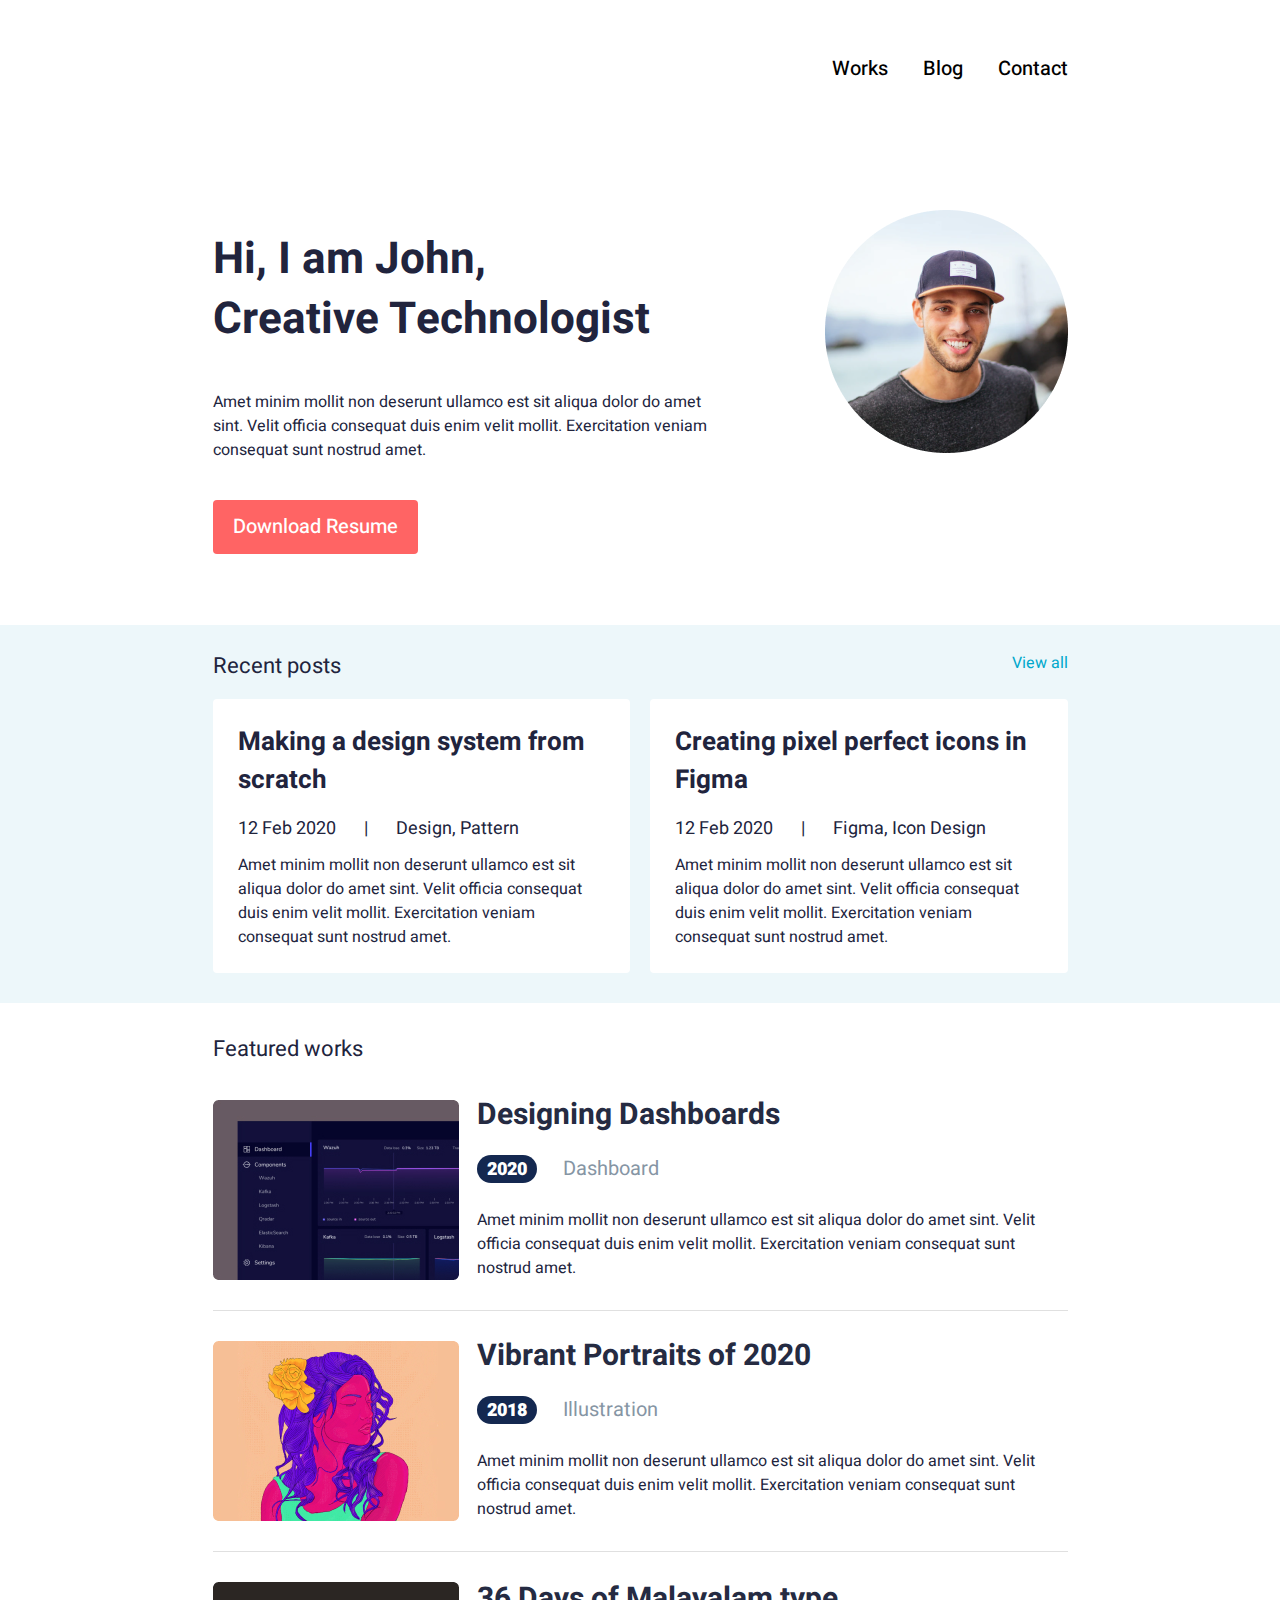
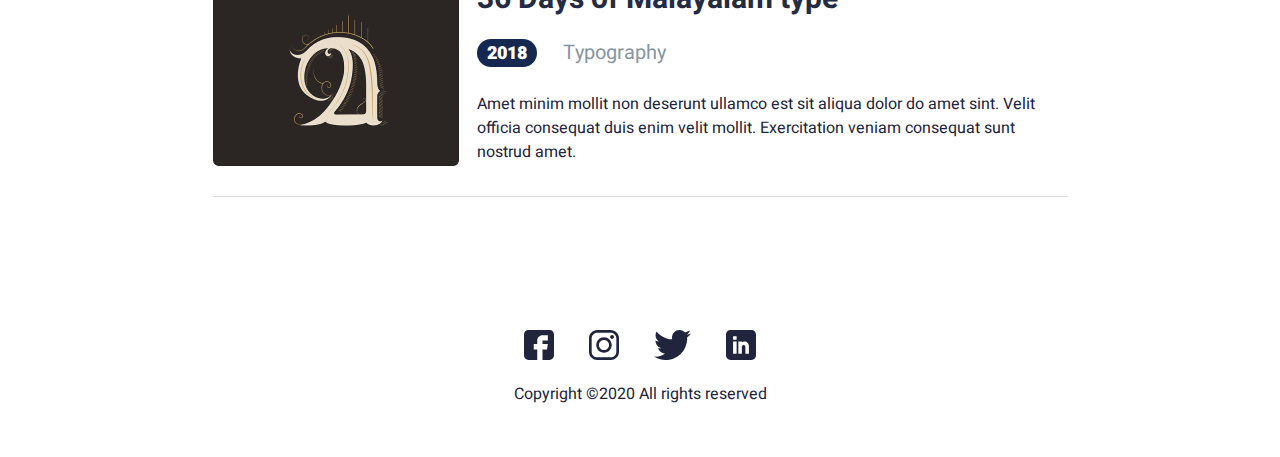
<file: index.html>
<!DOCTYPE html>
<html lang="en">
<head>
    <meta charset="UTF-8">
    <meta http-equiv="X-UA-Compatible" content="IE=edge">
    <meta name="viewport" content="width=device-width, initial-scale=1.0">
    <link rel="stylesheet" href="/css/style.css">
    <link href="https://fonts.googleapis.com/css2?family=Heebo:wght@400;500;700;900&display=swap" rel="stylesheet">
    <title>Document</title>
</head>
<body>
    <div class="wrapper">
        
        <header class="header">
            <div class="container">
                <div class="header__container">
                    <nav class="header__menu menu">
                        <div class="menu__link menu__works">
                            <a href="http://antonkraschenko.github.io/works.html">Works</a>
                        </div>
                        <div class="menu__link menu__blog">
                            <a href="http://antonkraschenko.github.io/blog.html">Blog</a>
                        </div>
                        <div class="menu__link menu__contact">
                            <a href="http://antonkraschenko.github.io/index.html">Contact</a>
                        </div>
                    </nav>
                </div>
            </div>
        </header>

        <main class="main">
           
            <section class="hi">
                <div class="container">
                    <div class="hi__container">
                        <div class="hi__row">
                            <div class="hi__info">
                                <div class="hi__title">
                                    <h1>Hi, I am John, Creative Technologist</h1>
                                </div>
                                <div class="hi__text">
                                    Amet minim mollit non deserunt ullamco est sit aliqua dolor do amet sint. Velit officia consequat duis enim velit mollit. Exercitation veniam consequat sunt nostrud amet.
                                </div>
                                <div class="hi__btn btn">
                                    <a href="#">Download Resume</a>
                                </div>
                            </div>

                            <div class="hi__avatare">                             
                                <img src="/img/avatar.png" alt="Avatar">
                            </div>
                        </div>
                    </div>
                </div>
            </section>

            <section class="recent-posts">
                <div class="container">
                    <div class="recent-posts__container">

                        <div class="recent-posts__header">
                            <div class="recent-posts__item">
                                Recent posts
                            </div>
                            <div class="recent-posts__all">
                                <a href="">View all</a>
                            </div>
                        </div>

                        <div class="recent-posts__row ">
                            <div class="recent-posts__block block-posts">
                                <div class="block-posts__title">
                                    Making a design system from scratch
                                </div>
                                <div class="block-posts__info">
                                    12 Feb 2020 <span>|</span> Design, Pattern   
                                </div>
                                <div class="block-posts__text">
                                    Amet minim mollit non deserunt ullamco est sit aliqua dolor do amet sint. Velit officia consequat duis enim velit mollit. Exercitation veniam consequat sunt nostrud amet.
                                </div>
                            </div>
                        
                            <div class="recent-posts__block block-posts">
                                <div class="block-posts__title">
                                    Creating pixel perfect icons in Figma
                                </div>
                                <div class="block-posts__info">
                                    12 Feb 2020 <span>|</span> Figma, Icon Design   
                                </div>
                                <div class="block-posts__text">
                                    Amet minim mollit non deserunt ullamco est sit aliqua dolor do amet sint. Velit officia consequat duis enim velit mollit. Exercitation veniam consequat sunt nostrud amet.
                                </div>
                            </div>
                        </div>

                    </div>
                </div>
            </section>

            <section class="featured-works">
                <div class="container">
                    <div class="featured-works__container">
                        <div class="featured-works__title">
                            Featured works
                        </div>
                        <div class="featured-works__block works-block">

                            <div class="works-block__item">
                                <div class="works-block__imag">
                                    <img src="/img/featured-works/01.jpeg" alt="imag">
                                </div>
                                <div class="works-block__body ">
                                    <div class="works-body__title">
                                        Designing Dashboards
                                    </div>
                                    <div class="works-body__row">
                                        <div class="works-body__year">2020</div>
                                        <div class="works-body__type">Dashboard</div>
                                    </div>
                                    
                                    <div class="works-body__text">
                                        Amet minim mollit non deserunt ullamco est sit aliqua dolor do amet sint. Velit officia consequat duis enim velit mollit. Exercitation veniam consequat sunt nostrud amet.
                                    </div>
                                </div>
                            </div>

                            <div class="works-block__item">
                                <div class="works-block__imag">
                                    <img src="/img/featured-works/02.jpeg" alt="imag">
                                </div>
                                <div class="works-block__body works-body">
                                    <div class="works-body__title">
                                        Vibrant Portraits of 2020
                                    </div>
                                    <div class="works-body__row">
                                        <div class="works-body__year">2018</div>
                                        <div class="works-body__type">Illustration</div>
                                    </div>
                                    <div class="works-body__text">
                                        Amet minim mollit non deserunt ullamco est sit aliqua dolor do amet sint. Velit officia consequat duis enim velit mollit. Exercitation veniam consequat sunt nostrud amet.
                                    </div>
                                </div>
                            </div>

                            <div class="works-block__item">
                                <div class="works-block__imag">
                                    <img src="/img/featured-works/03.jpeg" alt="imag">
                                </div>
                                <div class="works-block__body works-body">
                                    <div class="works-body__title">
                                        36 Days of Malayalam type
                                    </div>
                                    <div class="works-body__row">
                                        <div class="works-body__year">2018</div>
                                        <div class="works-body__type">Typography</div>
                                    </div>                                  
                                    <div class="works-body__text">
                                        Amet minim mollit non deserunt ullamco est sit aliqua dolor do amet sint. Velit officia consequat duis enim velit mollit. Exercitation veniam consequat sunt nostrud amet.
                                    </div>
                                </div>
                            </div>

                        </div>
                    </div>
                </div>
            </section>
        </main>
    
        <footer class="footer">
            <div class="container">
                <div class="footer__container">
                    <div class="footer__info info-footer">
                        <div class="info-footer__social">
                            <a href="#"><img src="/img/social/fb.svg" alt="fb"></a>
                            <a href="#"><img src="/img/social/insta.svg" alt="inst"></a>
                            <a href="#"><img src="/img/social/twt.svg" alt="twt"></a>
                            <a href="#"><img src="/img/social/Linkedin.svg" alt="linkedin"></a>
                        </div>
                        <div class="info-footer__text">
                            Copyright ©2020 All rights reserved 
                        </div>
                    </div>
                </div>
            </div>
        </footer>
        

    </div>
</body>
</html>
</file>
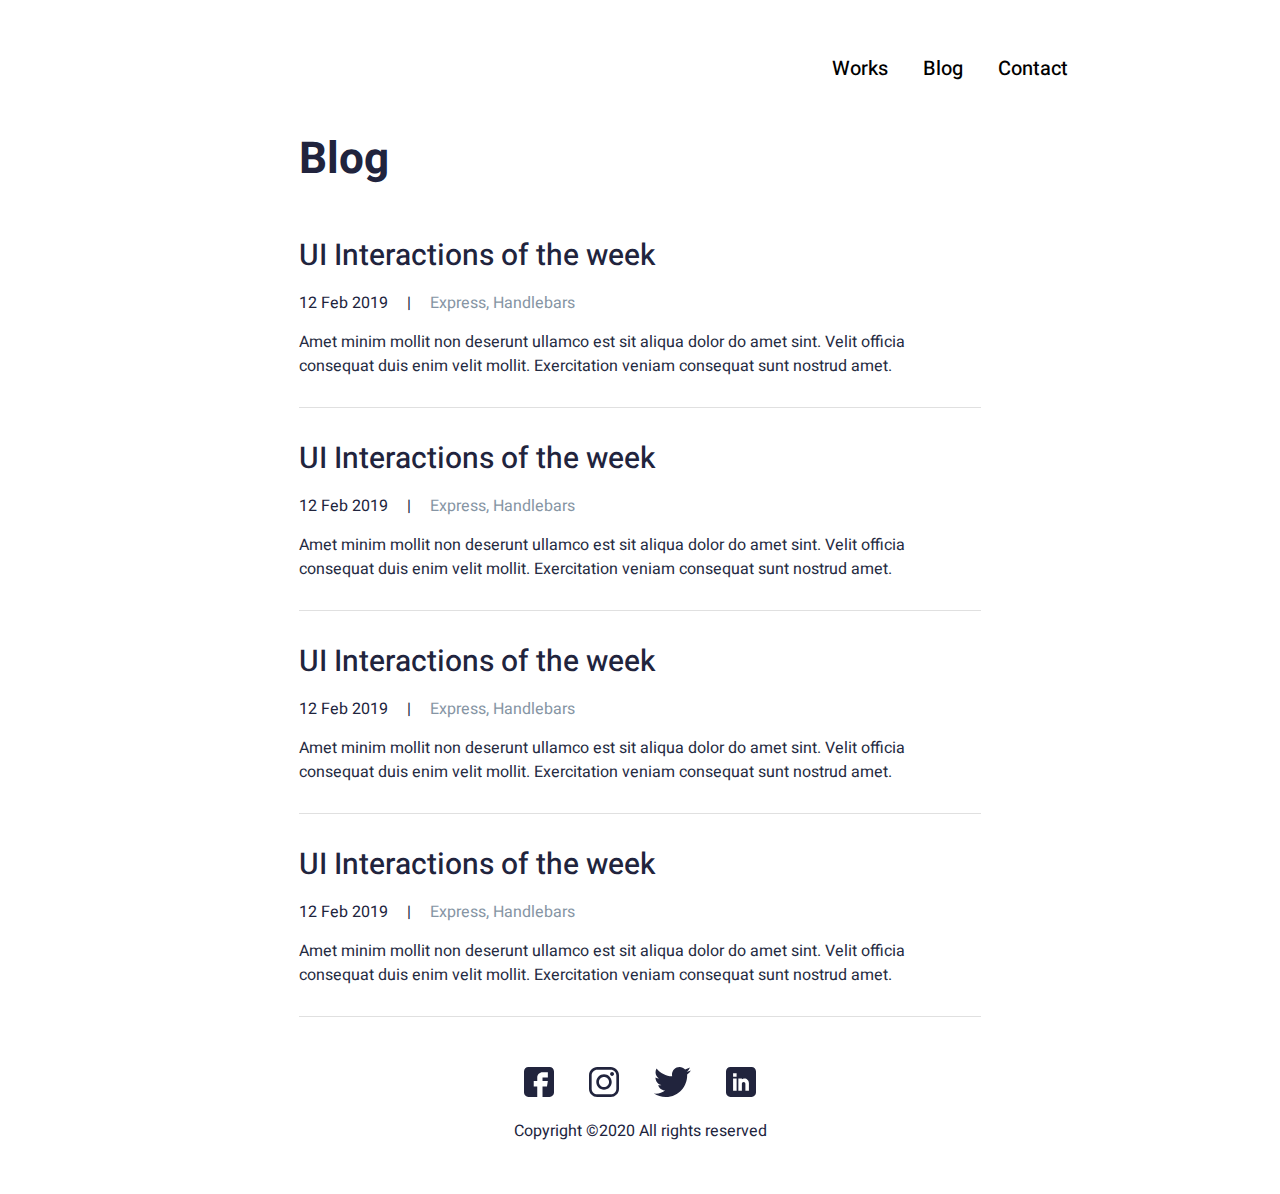
<file: blog.html>
<!DOCTYPE html>
<html lang="en">
<head>
    <meta charset="UTF-8">
    <meta http-equiv="X-UA-Compatible" content="IE=edge">
    <meta name="viewport" content="width=device-width, initial-scale=1.0">
    <link rel="stylesheet" href="/css/style.css">
    <link href="https://fonts.googleapis.com/css2?family=Heebo:wght@400;500;700;900&display=swap" rel="stylesheet">
    <title>Document</title>
</head>
<body>
    <div class="wrapper">
        
        <header class="header">
            <div class="container">
                <div class="header__container">
                    <nav class="header__menu menu">
                        <div class="menu__link menu__works">
                            <a href="http://antonkraschenko.github.io/works.html">Works</a>
                        </div>
                        <div class="menu__link menu__blog">
                            <a href="http://antonkraschenko.github.io/blog.html">Blog</a>
                        </div>
                        <div class="menu__link menu__contact">
                            <a href="http://antonkraschenko.github.io/index.html">Contact</a>
                        </div>
                    </nav>
                </div>
            </div>
        </header>

        <main class="main">
           
            <section class="blog">
                <div class="container">
                    <div class="blog__container">

                        <div class="blog__title">
                            Blog
                        </div>

                        <div class="blog__row ">
                            <div class="blog__block blog-posts">
                                <div class="blog-posts__title">
                                    UI Interactions of the week
                                </div>
                                <div class="blog-posts__info">
                                    12 Feb 2019 <span>|</span> <span class="blog-posts__info_light">Express, Handlebars</span>   
                                </div>
                                <div class="blog-posts__text">
                                    Amet minim mollit non deserunt ullamco est sit aliqua dolor do amet sint. Velit officia consequat duis enim velit mollit. Exercitation veniam consequat sunt nostrud amet.
                                </div>
                            </div>

                            <div class="blog__block blog-posts">
                                <div class="blog-posts__title">
                                    UI Interactions of the week
                                </div>
                                <div class="blog-posts__info">
                                    12 Feb 2019 <span>|</span> <span class="blog-posts__info_light">Express, Handlebars</span>   
                                </div>
                                <div class="blog-posts__text">
                                    Amet minim mollit non deserunt ullamco est sit aliqua dolor do amet sint. Velit officia consequat duis enim velit mollit. Exercitation veniam consequat sunt nostrud amet.
                                </div>
                            </div>

                            <div class="blog__block blog-posts">
                                <div class="blog-posts__title">
                                    UI Interactions of the week
                                </div>
                                <div class="blog-posts__info">
                                    12 Feb 2019 <span>|</span> <span class="blog-posts__info_light">Express, Handlebars</span>   
                                </div>
                                <div class="blog-posts__text">
                                    Amet minim mollit non deserunt ullamco est sit aliqua dolor do amet sint. Velit officia consequat duis enim velit mollit. Exercitation veniam consequat sunt nostrud amet.
                                </div>
                            </div>

                            <div class="blog__block blog-posts">
                                <div class="blog-posts__title">
                                    UI Interactions of the week
                                </div>
                                <div class="blog-posts__info">
                                    12 Feb 2019 <span>|</span> <span class="blog-posts__info_light">Express, Handlebars</span>   
                                </div>
                                <div class="blog-posts__text">
                                    Amet minim mollit non deserunt ullamco est sit aliqua dolor do amet sint. Velit officia consequat duis enim velit mollit. Exercitation veniam consequat sunt nostrud amet.
                                </div>
                            </div>
                        </div>

                    </div>
                </div>
            </section>

            
        </main>
    
        <footer class="footer">
            <div class="container">
                <div class="footer__container">
                    <div class="footer__info info-footer">
                        <div class="info-footer__social">
                            <a href="#"><img src="/img/social/fb.svg" alt="fb"></a>
                            <a href="#"><img src="/img/social/insta.svg" alt="inst"></a>
                            <a href="#"><img src="/img/social/twt.svg" alt="twt"></a>
                            <a href="#"><img src="/img/social/Linkedin.svg" alt="linkedin"></a>
                        </div>
                        <div class="info-footer__text">
                            Copyright ©2020 All rights reserved 
                        </div>
                    </div>
                </div>
            </div>
        </footer>
        

    </div>
</body>
</html>
</file>
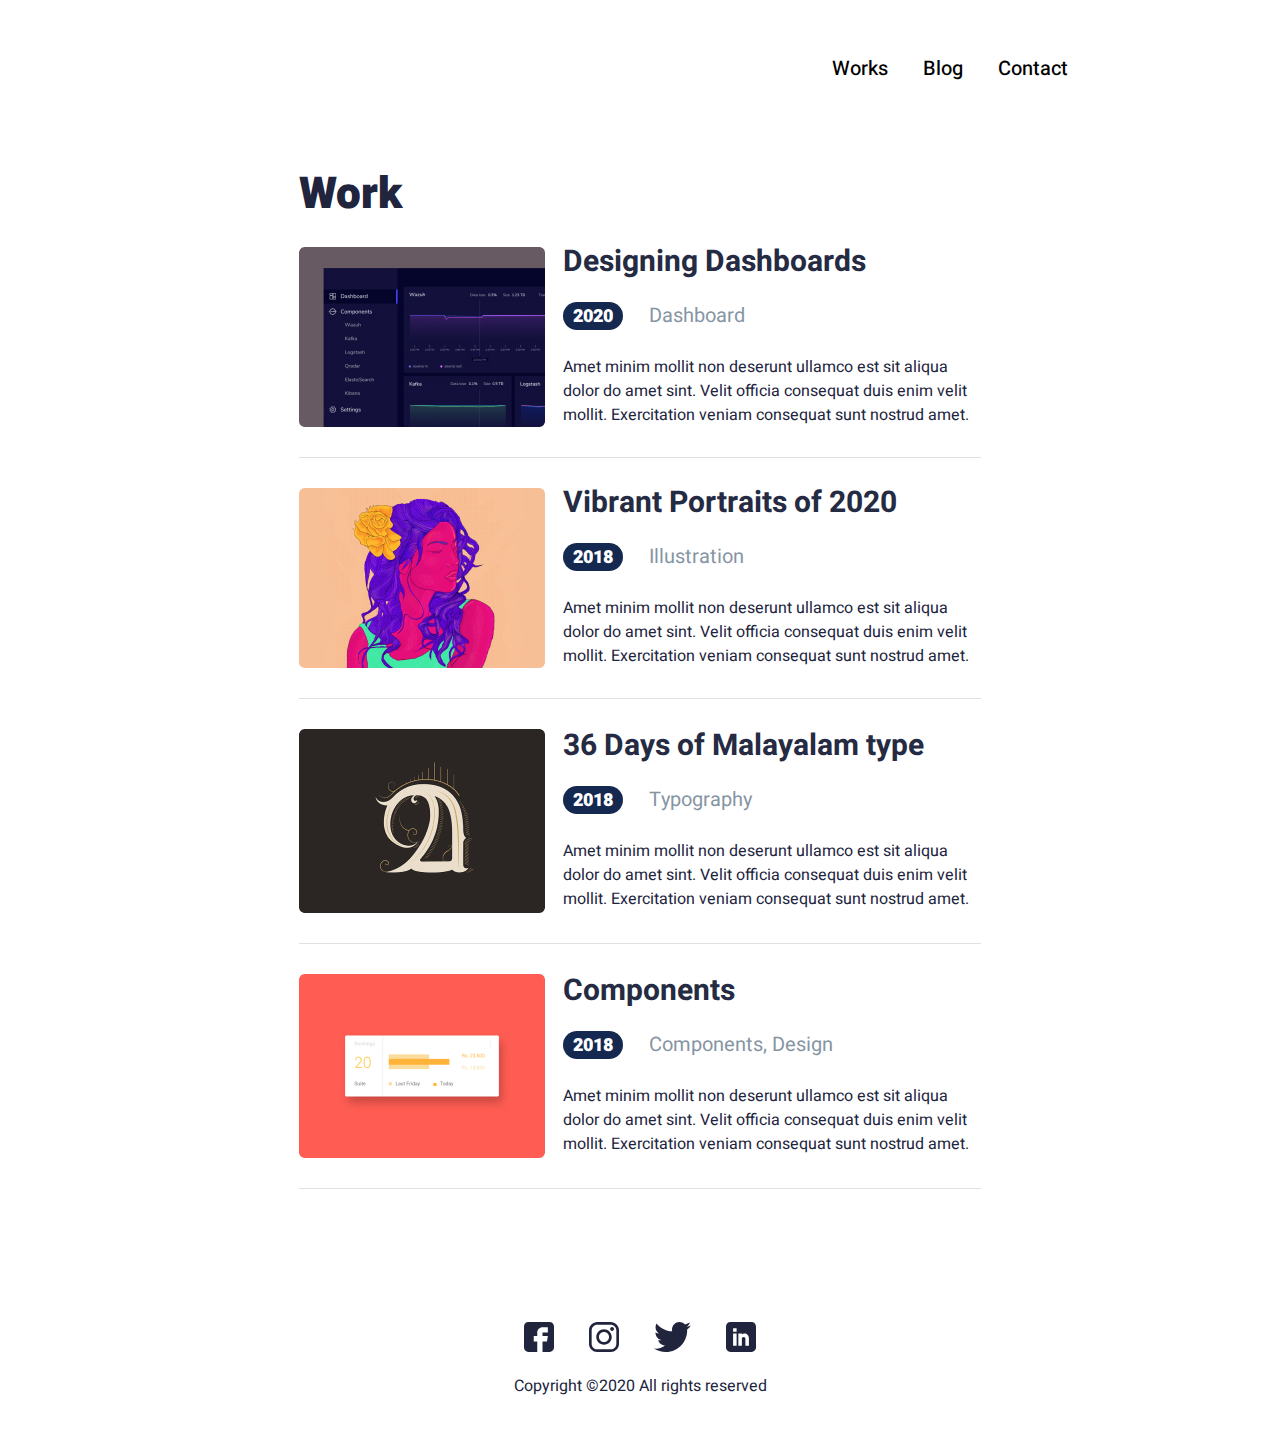
<file: works.html>
<!DOCTYPE html>
<html lang="en">
<head>
    <meta charset="UTF-8">
    <meta http-equiv="X-UA-Compatible" content="IE=edge">
    <meta name="viewport" content="width=device-width, initial-scale=1.0">
    <link rel="stylesheet" href="/css/style.css">
    <link href="https://fonts.googleapis.com/css2?family=Heebo:wght@400;500;700;900&display=swap" rel="stylesheet">
    <title>Document</title>
</head>
<body>
    <div class="wrapper">
        
        <header class="header">
            <div class="container">
                <div class="header__container">
                    <nav class="header__menu menu">
                        <div class="menu__link menu__works">
                            <a href="http://antonkraschenko.github.io/works.html">Works</a>
                        </div>
                        <div class="menu__link menu__blog">
                            <a href="http://antonkraschenko.github.io/blog.html">Blog</a>
                        </div>
                        <div class="menu__link menu__contact">
                            <a href="http://antonkraschenko.github.io/index.html">Contact</a>
                        </div>
                    </nav>
                </div>
            </div>
        </header>

        <main class="main">
           
            <section class="featured-works">
                <div class="container">
                    <div class="featured-works__container works__container">
                        <div class="featured-works__title_dark">
                            Work
                        </div>

                        <div class="featured-works__block works-block">
                            <div class="works-block__item">
                                <div class="works-block__imag">
                                    <img src="/img/featured-works/01.jpeg" alt="imag">
                                </div>
                                <div class="works-block__body ">
                                    <div class="works-body__title">
                                        Designing Dashboards
                                    </div>
                                    <div class="works-body__row">
                                        <div class="works-body__year">2020</div>
                                        <div class="works-body__type">Dashboard</div>
                                    </div>
                                    
                                    <div class="works-body__text">
                                        Amet minim mollit non deserunt ullamco est sit aliqua dolor do amet sint. Velit officia consequat duis enim velit mollit. Exercitation veniam consequat sunt nostrud amet.
                                    </div>
                                </div>
                            </div>

                            <div class="works-block__item">
                                <div class="works-block__imag">
                                    <img src="/img/featured-works/02.jpeg" alt="imag">
                                </div>
                                <div class="works-block__body works-body">
                                    <div class="works-body__title">
                                        Vibrant Portraits of 2020
                                    </div>
                                    <div class="works-body__row">
                                        <div class="works-body__year">2018</div>
                                        <div class="works-body__type">Illustration</div>
                                    </div>
                                    <div class="works-body__text">
                                        Amet minim mollit non deserunt ullamco est sit aliqua dolor do amet sint. Velit officia consequat duis enim velit mollit. Exercitation veniam consequat sunt nostrud amet.
                                    </div>
                                </div>
                            </div>

                            <div class="works-block__item">
                                <div class="works-block__imag">
                                    <img src="/img/featured-works/03.jpeg" alt="imag">
                                </div>
                                <div class="works-block__body works-body">
                                    <div class="works-body__title">
                                        36 Days of Malayalam type
                                    </div>
                                    <div class="works-body__row">
                                        <div class="works-body__year">2018</div>
                                        <div class="works-body__type">Typography</div>
                                    </div>                                  
                                    <div class="works-body__text">
                                        Amet minim mollit non deserunt ullamco est sit aliqua dolor do amet sint. Velit officia consequat duis enim velit mollit. Exercitation veniam consequat sunt nostrud amet.
                                    </div>
                                </div>
                            </div>

                            <div class="works-block__item">
                                <div class="works-block__imag">
                                    <img src="/img/featured-works/04.jpeg" alt="imag">
                                </div>
                                <div class="works-block__body works-body">
                                    <div class="works-body__title">
                                        Components
                                    </div>
                                    <div class="works-body__row">
                                        <div class="works-body__year">2018</div>
                                        <div class="works-body__type">Components, Design</div>
                                    </div>                                  
                                    <div class="works-body__text">
                                        Amet minim mollit non deserunt ullamco est sit aliqua dolor do amet sint. Velit officia consequat duis enim velit mollit. Exercitation veniam consequat sunt nostrud amet.
                                    </div>
                                </div>
                            </div>

                        </div>
                    </div>
                </div>
            </section>
        </main>
    
        <footer class="footer">
            <div class="container">
                <div class="footer__container">
                    <div class="footer__info info-footer">
                        <div class="info-footer__social">
                            <a href="#"><img src="/img/social/fb.svg" alt="fb"></a>
                            <a href="#"><img src="/img/social/insta.svg" alt="inst"></a>
                            <a href="#"><img src="/img/social/twt.svg" alt="twt"></a>
                            <a href="#"><img src="/img/social/Linkedin.svg" alt="linkedin"></a>
                        </div>
                        <div class="info-footer__text">
                            Copyright ©2020 All rights reserved 
                        </div>
                    </div>
                </div>
            </div>
        </footer>
        

    </div>
</body>
</html>
</file>
<file: css/style.css>
* {
  padding: 0;
  margin: 0;
  border: 0;
}

*, *:before, *:after {
  -webkit-box-sizing: border-box;
  box-sizing: border-box;
}

:focus, :active {
  outline: none;
}

a:focus, a:active {
  outline: none;
}

nav, footer, header, aside {
  display: block;
}

html, body {
  height: 100%;
  width: 100%;
  line-height: 1;
  font-size: 14px;
  font-weight: 500;
  color: #252B42;
  -ms-text-size-adjust: 100%;
  -moz-text-size-adjust: 100%;
  -webkit-text-size-adjust: 100%;
}

input, button, textarea {
  font-family: inherit;
}

input::-ms-clear {
  display: none;
}

button {
  cursor: pointer;
}

button::-moz-focus-inner {
  padding: 0;
  border: 0;
}

a, a:visited {
  text-decoration: none;
}

a:hover {
  text-decoration: none;
}

ul li {
  list-style: none;
}

img {
  vertical-align: top;
}

h1, h2, h3, h4, h5, h6 {
  font-size: inherit;
  font-weight: 400;
}

body {
  font-family: 'Heebo', sans-serif;
  font-weight: 400;
  font-size: 16px;
}

.wrapper {
  display: -webkit-box;
  display: -ms-flexbox;
  display: flex;
  -webkit-box-orient: vertical;
  -webkit-box-direction: normal;
      -ms-flex-direction: column;
          flex-direction: column;
  min-height: 100%;
  overflow: hidden;
}

.main {
  -webkit-box-flex: 1;
      -ms-flex: 1 1 auto;
          flex: 1 1 auto;
}

.container {
  max-width: 885px;
  margin: 0 auto;
  padding: 0 15px;
}

.btn a {
  font-weight: 500;
  font-size: 20px;
  background-color: #FF6464;
  border-radius: 4px;
  padding: 17px 20px;
  display: inline-block;
  color: white;
}

@media (max-width: 885px) {
  .container {
    max-width: 760px;
  }
}

@media (max-width: 767.98px) {
  .container {
    max-width: 700px;
  }
}

.works-block__item {
  display: -webkit-box;
  display: -ms-flexbox;
  display: flex;
  gap: 18px;
  -webkit-box-align: center;
      -ms-flex-align: center;
          align-items: center;
}

@media (max-width: 575.98px) {
  .works-block__item {
    -webkit-box-orient: vertical;
    -webkit-box-direction: normal;
        -ms-flex-direction: column;
            flex-direction: column;
    -webkit-box-align: start;
        -ms-flex-align: start;
            align-items: flex-start;
  }
}

.works-block__imag {
  min-width: 246px;
}

@media (max-width: 575.98px) {
  .works-block__imag {
    width: 100%;
  }
}

.works-block__imag img {
  width: 100%;
}

.works-body__title {
  font-weight: 700;
  font-size: 30px;
}

@media (max-width: 575.98px) {
  .works-body__title {
    font-size: 24px;
  }
}

.works-body__row {
  display: -webkit-box;
  display: -ms-flexbox;
  display: flex;
  gap: 26px;
  -webkit-box-align: center;
      -ms-flex-align: center;
          align-items: center;
  margin: 25px 0;
}

.works-body__year {
  color: #FFFFFF;
  font-weight: 900;
  font-size: 18px;
  padding: 6px 10px;
  padding-bottom: 4px;
  background-color: #142850;
  border-radius: 16px;
}

@media (max-width: 575.98px) {
  .works-body__year {
    font-size: 16px;
  }
}

.works-body__type {
  color: #8695A4;
  font-weight: 400;
  font-size: 20px;
}

.works-body__text {
  color: #21243D;
  font-weight: 400;
  font-size: 16px;
  line-height: 24px;
}

.blog__container {
  margin: 0 auto;
  max-width: 682px;
}

.blog__title {
  color: #21243D;
  font-weight: 700;
  font-size: 44px;
  margin-bottom: 23px;
}

.blog__block {
  padding-top: 32px;
  padding-bottom: 29px;
  border-bottom: 1px solid #E0E0E0;
}

.blog-posts__title {
  font-weight: 500;
  font-size: 30px;
  line-height: 38px;
  color: #21243D;
}

@media (max-width: 575.98px) {
  .blog-posts__title {
    font-size: 26px;
  }
}

.blog-posts__info {
  margin-top: 16px;
  margin-bottom: 15px;
  font-weight: 400;
  font-size: 16px;
  line-height: 24px;
  color: #21243D;
}

.blog-posts__info span {
  margin: 0 15px;
}

.blog-posts span.blog-posts__info_light {
  color: #8695A4;
  margin: 0;
}

.blog-posts__text {
  font-weight: 400;
  font-size: 16px;
  line-height: 24px;
}

.works__container {
  max-width: 682px;
  margin: 0 auto;
}

.featured-works__title_dark {
  color: #21243D;
  font-weight: 900;
  font-size: 44px;
}

.header__menu {
  height: 138px;
}

@media (max-width: 575.98px) {
  .header__menu {
    height: 60px;
  }
}

.menu {
  display: -webkit-box;
  display: -ms-flexbox;
  display: flex;
  -webkit-box-pack: end;
      -ms-flex-pack: end;
          justify-content: flex-end;
  gap: 35px;
  -webkit-box-align: center;
      -ms-flex-align: center;
          align-items: center;
}

@media (max-width: 575.98px) {
  .menu {
    gap: 25px;
  }
}

.menu__link a {
  font-weight: 500;
  font-size: 20px;
  color: #000000;
}

@media (max-width: 575.98px) {
  .menu__link a {
    font-size: 18px;
  }
}

.menu__link a:hover {
  color: #FF6464;
}

.hi__container {
  margin-top: 72px;
  margin-bottom: 71px;
}

@media (max-width: 767.98px) {
  .hi__container {
    margin-top: 33px;
    margin-bottom: 30px;
  }
}

.hi__row {
  display: -webkit-box;
  display: -ms-flexbox;
  display: flex;
  -webkit-box-pack: justify;
      -ms-flex-pack: justify;
          justify-content: space-between;
}

@media (max-width: 767.98px) {
  .hi__row {
    -webkit-box-orient: vertical;
    -webkit-box-direction: reverse;
        -ms-flex-direction: column-reverse;
            flex-direction: column-reverse;
    text-align: center;
    -webkit-box-align: center;
        -ms-flex-align: center;
            align-items: center;
  }
}

.hi__info {
  padding-right: 35px;
}

@media (max-width: 767.98px) {
  .hi__info {
    padding-right: 0px;
  }
}

.hi__title {
  margin-top: 20px;
  max-width: 438px;
}

@media (max-width: 767.98px) {
  .hi__title {
    max-width: 100%;
    margin-top: 34px;
  }
}

.hi__title h1 {
  font-weight: 700;
  font-size: 44px;
  line-height: 136%;
  color: #21243D;
}

.hi__text {
  max-width: 497px;
  margin-top: 40px;
  font-weight: 400;
  line-height: 24px;
  color: #21243D;
}

@media (max-width: 767.98px) {
  .hi__text {
    max-width: 100%;
    margin-top: 21px;
  }
}

.hi__btn {
  margin-top: 38px;
}

@media (max-width: 767.98px) {
  .hi__btn {
    margin-top: 27px;
  }
}

.hi__avatare {
  max-width: 243px;
}

@media (max-width: 575.98px) {
  .hi__avatare {
    max-width: 170px;
  }
}

.hi__avatare img {
  width: 100%;
}

.recent-posts {
  background: #EDF7FA;
}

.recent-posts__container {
  padding: 30px 0;
}

.recent-posts__header {
  display: -webkit-box;
  display: -ms-flexbox;
  display: flex;
  -webkit-box-pack: justify;
      -ms-flex-pack: justify;
          justify-content: space-between;
}

.recent-posts__item {
  font-size: 22px;
  color: #21243D;
}

@media (max-width: 575.98px) {
  .recent-posts__item {
    margin: 0 auto;
  }
}

.recent-posts__all a {
  color: #00A8CC;
}

.recent-posts__all a:hover {
  color: #FF6464;
}

@media (max-width: 575.98px) {
  .recent-posts__all a {
    display: none;
  }
}

.recent-posts__row {
  margin-top: 22px;
  display: -webkit-box;
  display: -ms-flexbox;
  display: flex;
  gap: 20px;
}

@media (max-width: 575.98px) {
  .recent-posts__row {
    -webkit-box-orient: vertical;
    -webkit-box-direction: normal;
        -ms-flex-direction: column;
            flex-direction: column;
    gap: 17px;
  }
}

.recent-posts__block {
  -webkit-box-flex: 0;
      -ms-flex: 0 1 50%;
          flex: 0 1 50%;
  background-color: #FFFFFF;
  border-radius: 4px;
  padding: 24px 25px;
}

.block-posts__title {
  font-weight: 700;
  font-size: 26px;
  line-height: 38px;
  color: #21243D;
}

.block-posts__info {
  margin: 17px 0 11px 0;
  color: #21243D;
  font-weight: 400;
  font-size: 18px;
  line-height: 26px;
}

.block-posts__info span {
  margin: 0 24px;
}

.block-posts__text {
  color: #21243D;
  font-weight: 400;
  font-size: 16px;
  line-height: 24px;
}

.featured-works__container {
  padding-top: 35px;
  padding-bottom: 83px;
}

.featured-works__title {
  color: #21243D;
  font-size: 22px;
  margin-bottom: 10px;
}

@media (max-width: 575.98px) {
  .featured-works__title {
    text-align: center;
  }
}

.featured-works__block .works-block__item {
  padding: 30px 0;
  border-bottom: 1px solid #E0E0E0;
}

@media (max-width: 575.98px) {
  .featured-works__block .works-block__item {
    padding: 15px 0;
  }
}

.footer__info {
  padding: 50px 0 55px 0;
}

.info-footer {
  display: -webkit-box;
  display: -ms-flexbox;
  display: flex;
  -webkit-box-orient: vertical;
  -webkit-box-direction: normal;
      -ms-flex-direction: column;
          flex-direction: column;
  text-align: center;
}

.info-footer__social {
  display: -webkit-box;
  display: -ms-flexbox;
  display: flex;
  gap: 35px;
  -webkit-box-pack: center;
      -ms-flex-pack: center;
          justify-content: center;
}

.info-footer__text {
  color: #21243D;
  margin-top: 26px;
}
</file>
